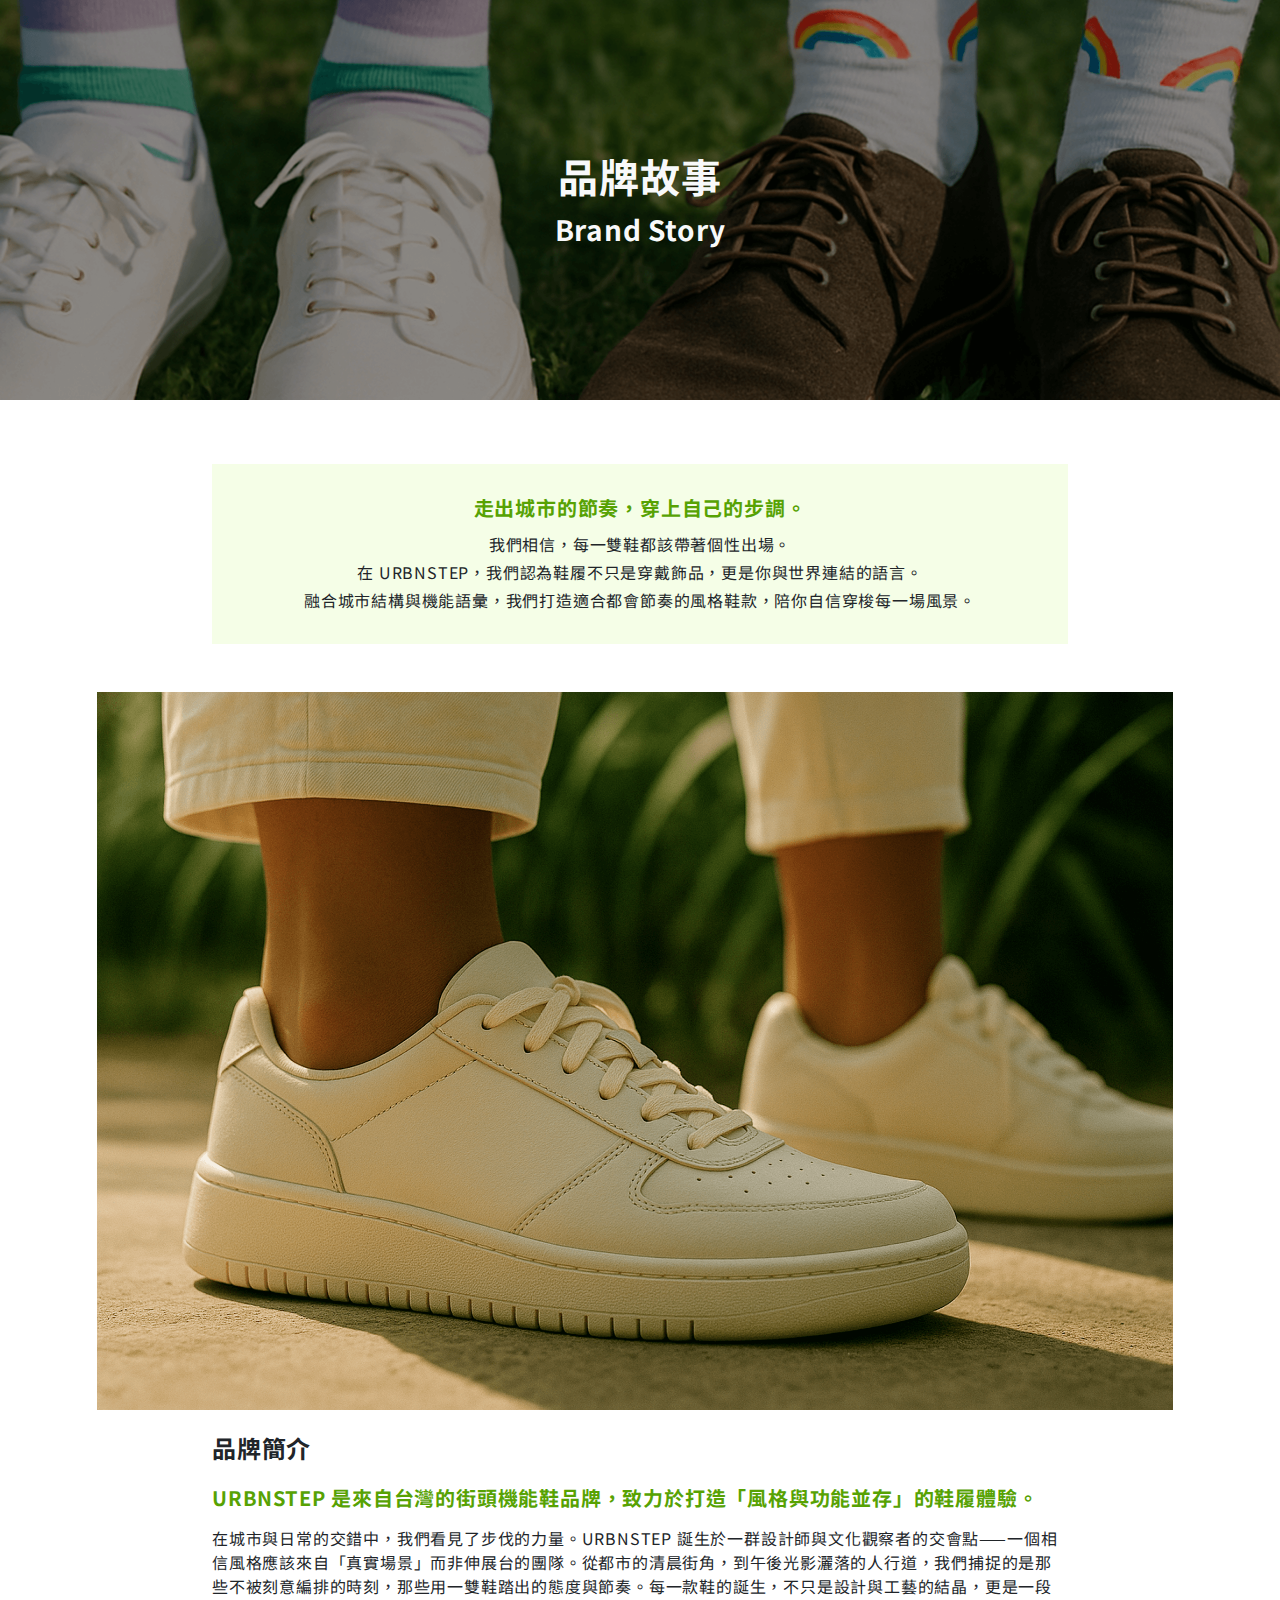
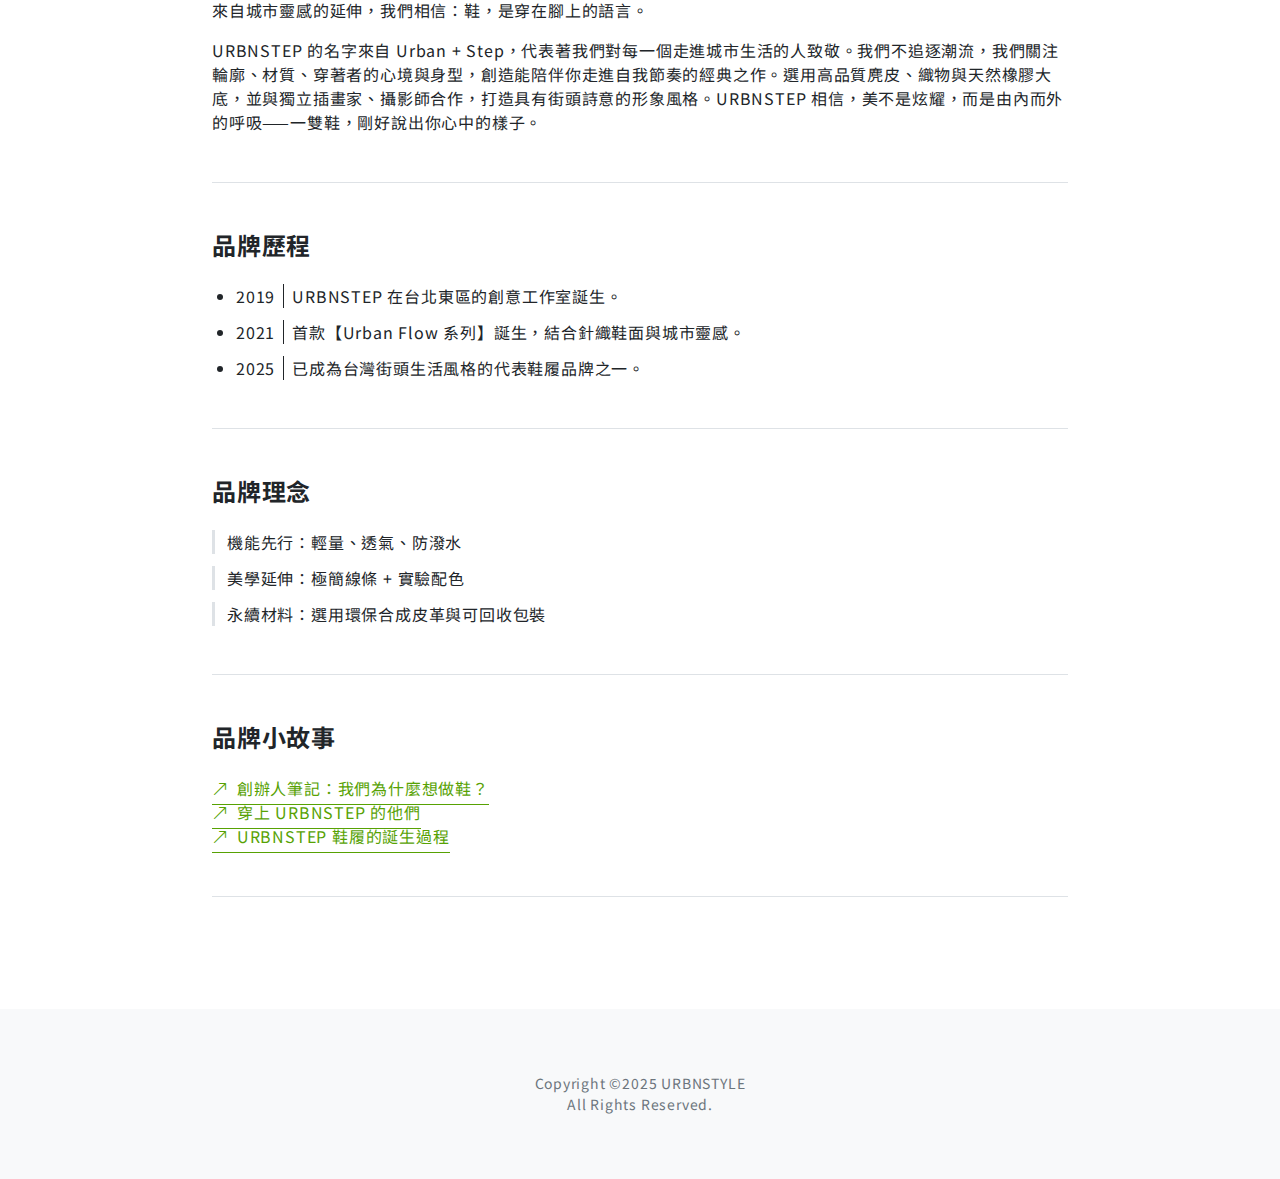
<file: index.html>
<!DOCTYPE html>
<html lang="en">
<head>
  <meta charset="UTF-8">
  <meta name="viewport" content="width=device-width, initial-scale=1.0">
  <link rel="stylesheet" href="./css/reset.css">
  <link rel="stylesheet" href="./css/all.css">
  <title>品牌故事</title>
</head>
<body>
  <header class="header">
    <h1 class="h1">品牌故事<br><span class="eng-title">Brand Story</span></h1>
  </header>
  <section class="py-16">
    <div class="container">
    <div class="text-center bg-primary-100 mb-12 py-8">
      <h3 class="text-primary-400 mb-3 h5">走出城市的節奏，穿上自己的步調。</h3>
      <p class="text-neutral-900 mb-1">我們相信，每一雙鞋都該帶著個性出場。</p>
      <p class="text-neutral-900 mb-1">在 URBNSTEP，我們認為鞋履不只是穿戴飾品，更是你與世界連結的語言。</p>
      <p class="text-neutral-900">融合城市結構與機能語彙，我們打造適合都會節奏的風格鞋款，陪你自信穿梭每一場風景。</p>
    </div>
    </div>
    <div class="text-center intro">
      <img class="mb-6" src="./image/about.png" alt="about"> 
    </div> 
    <div class="container">
      <div class="text-neutral-900 pb-12 border-bottom mb-12">
        <h2 class="h4 mb-6">品牌簡介</h2>
        <h3 class="h5 text-primary-400 mb-4">URBNSTEP 是來自台灣的街頭機能鞋品牌，致力於打造「風格與功能並存」的鞋履體驗。</h3>
        <p class="mb-4">在城市與日常的交錯中，我們看見了步伐的力量。URBNSTEP 誕生於一群設計師與文化觀察者的交會點——一個相信風格應該來自「真實場景」而非伸展台的團隊。從都市的清晨街角，到午後光影灑落的人行道，我們捕捉的是那些不被刻意編排的時刻，那些用一雙鞋踏出的態度與節奏。每一款鞋的誕生，不只是設計與工藝的結晶，更是一段來自城市靈感的延伸，我們相信：鞋，是穿在腳上的語言。</p>
        <p>URBNSTEP 的名字來自 Urban + Step，代表著我們對每一個走進城市生活的人致敬。我們不追逐潮流，我們關注輪廓、材質、穿著者的心境與身型，創造能陪伴你走進自我節奏的經典之作。選用高品質麂皮、織物與天然橡膠大底，並與獨立插畫家、攝影師合作，打造具有街頭詩意的形象風格。URBNSTEP 相信，美不是炫耀，而是由內而外的呼吸——一雙鞋，剛好說出你心中的樣子。</p>
      </div>
      <div class="history text-neutral-900 mb-12">
        <h2 class="h4 mb-6">品牌歷程</h2>
        <ol class="pb-12 border-bottom ps-6">
          <li class="mb-3"><span class="me-2">2019</span><span class="history-line ps-2">URBNSTEP 在台北東區的創意工作室誕生。</span></li>
          <li class="mb-3"><span class="me-2">2021</span><span class="history-line ps-2">首款【Urban Flow 系列】誕生，結合針織鞋面與城市靈感。</span></li>
          <li><span class="me-2">2025</span><span class="history-line ps-2">已成為台灣街頭生活風格的代表鞋履品牌之一。</span></li>
        </ol>
        </div>
        <div class="text-neutral-900 mb-12">
          <h2 class="h4 mb-6">品牌理念</h2>
          <ul class="pb-12 border-bottom" >
            <li class="mb-3 idea-line">機能先行：輕量、透氣、防潑水</li>
            <li class="mb-3 idea-line">美學延伸：極簡線條 + 實驗配色</li>
            <li class="idea-line">永續材料：選用環保合成皮革與可回收包裝</li>
          </ul>
        </div>
        <div class="text-neutral-900 mb-12">
          <h2 class="h4 mb-6">品牌小故事</h2>
          <ul class="story pb-12 border-bottom" >
            <li><a href="#" class="d-inline-block pt-2 pb-1"><i class="bi bi-arrow-up-right me-2"></i>創辦人筆記：我們為什麼想做鞋？</a></li>
            <li><a href="#" class="d-inline-block pt-2 pb-1"><i class="bi bi-arrow-up-right me-2"></i>穿上 URBNSTEP 的他們</a></li>
            <li><a href="#" class="d-inline-block pt-2 pb-1"><i class="bi bi-arrow-up-right me-2"></i>URBNSTEP 鞋履的誕生過程</a></li>
          </ul>
        </div>
    </div>
  </section>

  <footer class="footer">
    <div class="text-center bg-neutral-100 py-16">
      <p class="text-neutral-600 text-sm">
        <span class="d-inline-block mb-1">Copyright ©2025 URBNSTYLE</span><br>
        <span>All Rights Reserved.</span>
      </p>
    </div>
  </footer>
</body>
</html>
</file>
<file: css/all.css>
@import url('https://fonts.googleapis.com/css2?family=Noto+Sans+TC:wght@100..900&display=swap');
@import url("https://cdn.jsdelivr.net/npm/bootstrap-icons@1.13.1/font/bootstrap-icons.min.css");
:root{
  --primary-100: #F5FEE7;
  --primary-400: #57a203;
  --neutral-white: #fff;
  --neutral-100: #f8f9fa;
  --neutral-300: #DEE2E6;
  --neutral-600: #6C757D;
  --neutral-900: #212529;
}
*,*::before,*::after{
  box-sizing: border-box;
  /* outline: 1px solid red; */
}
body {
  font-family: "Noto Sans TC", sans-serif;
  font-size: 16px;
  line-height: 1.5;
  letter-spacing: 0.05em;
  color: var(--neutral-100);
}
img{
  max-width: 100%;
  vertical-align: middle;
}
a{
  text-decoration: none;
  color: var(--primary-400);
}
.container{
  width: 856px;
  margin: 0 auto;
}
.h1{
  font-size: 40px;
  line-height: 1.2;
  font-weight: 700;
}
.h2{
  font-size: 28px;
  line-height: 1.2;
  font-weight: 700;
}
.h4{
  font-size: 24px;
  line-height: 1.2;
  font-weight: 700;
}
.h5{
  font-size: 20px;
  line-height: 1.2;
  font-weight: 700;
}
.text-sm{
  font-size: 14px;
}
.text-primary-400{
  color: var(--primary-400);
}
.text-white{
  color: var(--neutral-white);
}
.text-center{
  text-align: center;
}
.text-neutral-900{
  color: var(--neutral-900);
}
.text-neutral-600{
  color: var(--neutral-600);
}
.text-neutral-300{
  color: var(--neutral-300);
}
.mb-1{
  margin-bottom: 4px;
}
.me-2{
  margin-right: 8px;
}
.mb-3{
  margin-bottom: 12px;
}
.mb-4{
  margin-bottom: 16px;
}

.mb-6{
  margin-bottom: 24px;
}
.mb-12{
  margin-bottom: 48px;
}
.pb-1{
  padding-bottom: 4px;
}
.ps-2{
  padding-left: 8px;
}
.pt-2{
  padding-top: 8px;
}
.pb-2{
  padding-bottom: 8px;
}
.pe-2{
  padding-right: 8px;
}
.ps-6{
  padding-left: 24px;
}
.py-8{
  padding-top: 32px;
  padding-bottom: 32px;
}
.py-16{
  padding-top: 64px;
  padding-bottom: 64px;
}
.pb-12{
  padding-bottom: 48px;
}
.border-bottom{
  border-bottom: 1px solid var(--neutral-300);
}
.border
.d-inline-block{
  display: inline-block;
}
.header{
  background-image: url(../image/logo.png);
  background-repeat: no-repeat;
  background-size: cover;
  background-position: center;
  padding: 152px 0;
  text-align: center;
}
.eng-title{
  font-size: 28px;
}
.intro img{
  width: 1076px;
  margin-right: -100px;
  margin-left: -110px;
}
.bg-primary-100{
  background-color: var(--primary-100);
}
.bg-neutral-100{
  background-color: var( --neutral-100);
}
.history li{
  list-style-type:disc;
}
.history-line{
  border-left: 1px solid var(--neutral-900)
}
.idea-line{
  padding-left: 12px;
  border-left: 3px solid var(--neutral-300);
}
.story a{
  border-bottom: 1px solid ;
}
.story a:hover{
  border-bottom: 0px solid ;
}
</file>
